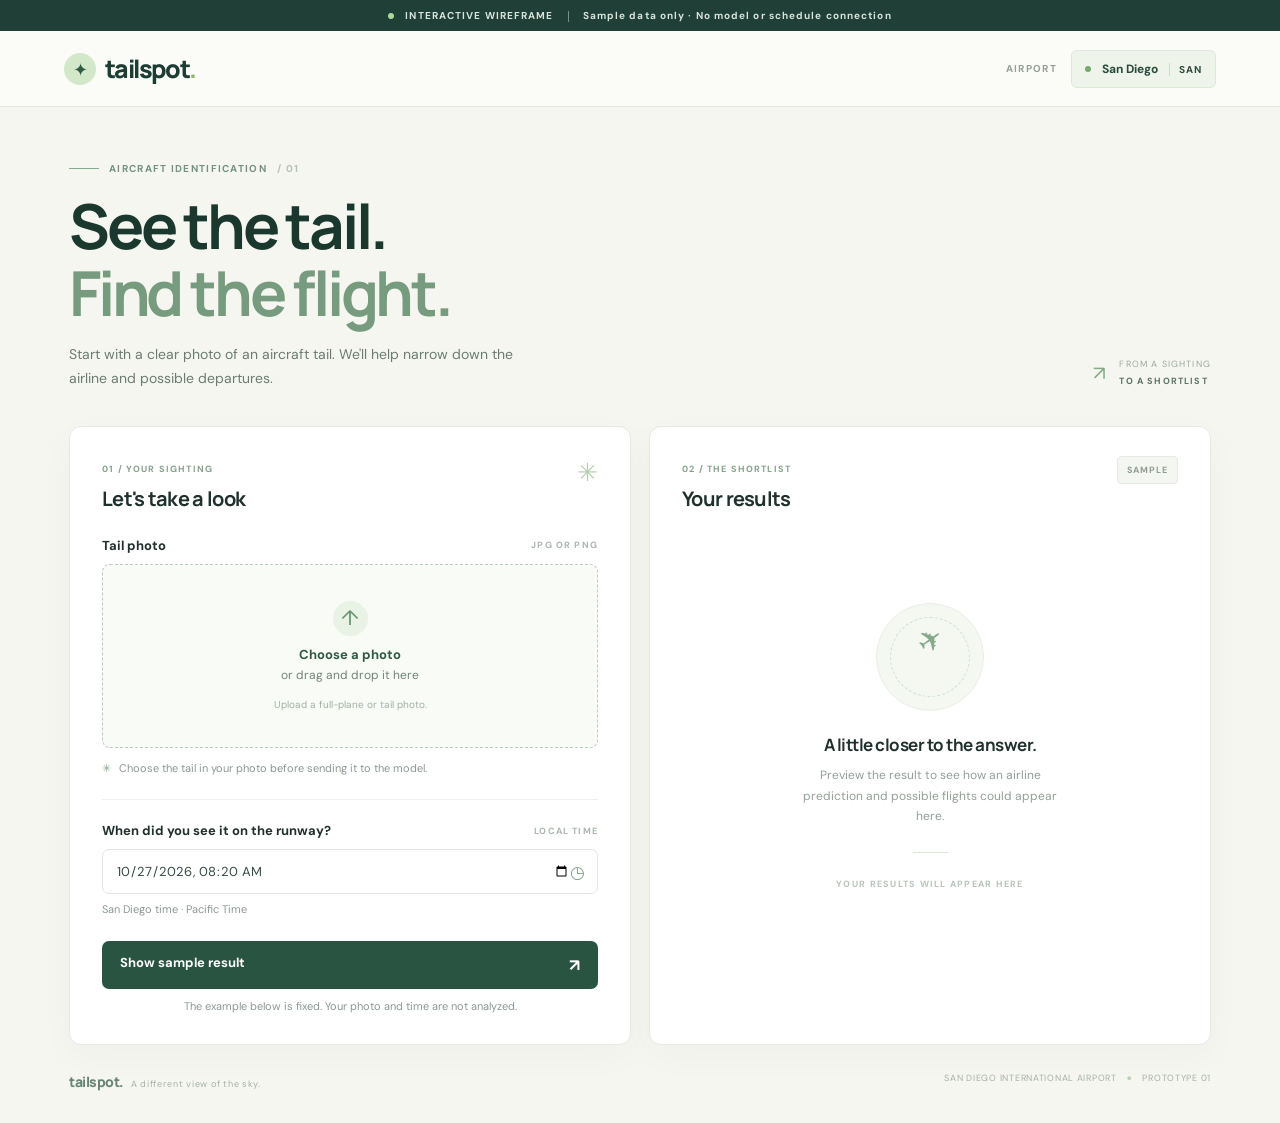
<file: app_wireframe/index.html>
<!doctype html>
<html lang="en">
<head>
  <meta charset="utf-8">
  <meta name="viewport" content="width=device-width, initial-scale=1">
  <title>Tailspot · App wireframe</title>
  <link rel="stylesheet" href="styles.css">
  <script src="app.js" defer></script>
</head>
<body>
  <div class="prototype-banner"><span class="status-dot"></span> INTERACTIVE WIREFRAME <span class="banner-divider"></span> Sample data only · No model or schedule connection</div>
  <header class="topbar">
    <a class="brand" href="#top" aria-label="Tailspot home"><span class="brand-icon">✦</span><span>tailspot<span class="brand-period">.</span></span></a>
    <div class="header-right"><span class="header-label">AIRPORT</span><span class="airport-chip"><span class="airport-dot"></span> San Diego <b>SAN</b></span></div>
  </header>
  <main id="top">
    <section class="intro"><div><div class="eyebrow"><span class="line"></span> AIRCRAFT IDENTIFICATION <span class="eyebrow-number">/ 01</span></div><h1>See the tail.<br><span>Find the flight.</span></h1><p>Start with a clear photo of an aircraft tail. We'll help narrow down the airline and possible departures.</p></div><div class="intro-note"><span class="note-icon">↗</span><span>FROM A SIGHTING<br><strong>TO A SHORTLIST</strong></span></div></section>
    <div class="workspace">
      <section class="card input-card" aria-labelledby="input-title">
        <div class="card-heading"><div><span class="step">01 / YOUR SIGHTING</span><h2 id="input-title">Let's take a look</h2></div><span class="corner-mark">✳</span></div>
        <div class="form-label-row"><label for="photo">Tail photo</label><span>JPG OR PNG</span></div>
        <label class="upload" id="upload-zone" for="photo"><span class="upload-icon">↑</span><strong>Choose a photo</strong><span>or drag and drop it here</span><small>Upload a full-plane or tail photo.</small><input id="photo" type="file" accept="image/jpeg,image/png" class="visually-hidden"></label>
        <div class="preview" id="preview" hidden>
          <div class="preview-info"><div><span class="preview-eyebrow">SELECT THE TAIL</span><strong id="file-name"></strong></div><button type="button" class="text-button" id="change-photo">Change photo ↗</button></div>
          <p class="crop-help">Drag a box around the tail, leaving a little space around it.</p>
          <canvas id="crop-canvas" aria-label="Photo: draw a box around the aircraft tail"></canvas>
          <fieldset class="crop-fields"><legend>Or enter the box edges as percentages of the image</legend>
            <label>Left <input id="crop-left" type="number" min="0" max="100" step="0.1" inputmode="decimal"></label>
            <label>Top <input id="crop-top" type="number" min="0" max="100" step="0.1" inputmode="decimal"></label>
            <label>Right <input id="crop-right" type="number" min="0" max="100" step="0.1" inputmode="decimal"></label>
            <label>Bottom <input id="crop-bottom" type="number" min="0" max="100" step="0.1" inputmode="decimal"></label>
          </fieldset>
          <p id="crop-error" class="crop-error" role="status"></p>
          <button type="button" id="apply-crop" class="crop-button" disabled>Preview tail crop ↗</button>
          <div id="cropped-result" hidden><div class="crop-output-heading">TAIL CROP · MODEL INPUT</div><img id="cropped-image" alt="Preview of the selected tail crop"><button type="button" id="download-crop" class="text-button">Download crop ↓</button></div>
        </div>
        <p class="photo-guidance"><span>✳</span> Choose the tail in your photo before sending it to the model.</p>
        <div class="field-divider"></div>
        <div class="form-label-row"><label for="observed">When did you see it on the runway?</label><span>LOCAL TIME</span></div>
        <div class="time-field"><input id="observed" type="datetime-local" value="2026-10-27T08:20"><span class="field-icon">◷</span></div>
        <p class="field-hint">San Diego time · Pacific Time</p>
        <button class="primary-button" id="show-result" type="button">Show sample result <span>↗</span></button>
        <p class="button-note">The example below is fixed. Your photo and time are not analyzed.</p>
      </section>
      <section class="card result-card" aria-labelledby="results-title">
        <div class="card-heading"><div><span class="step">02 / THE SHORTLIST</span><h2 id="results-title">Your results</h2></div><span class="sample-badge">SAMPLE</span></div>
        <div id="empty-state" class="empty-state"><div class="empty-icon"><span>✈</span><i></i></div><h3>A little closer to the answer.</h3><p>Preview the result to see how an airline prediction and possible flights could appear here.</p><div class="empty-divider"></div><span>YOUR RESULTS WILL APPEAR HERE</span></div>
        <div id="result-state" hidden aria-live="polite">
          <div class="result-alert"><span>i</span><p><strong>Illustrative example</strong> · This is a fixed sample, not a prediction from your photo or time.</p></div>
          <div class="result-label"><span>IDENTIFIED AIRLINE</span><span>MODEL OUTPUT</span></div>
          <div class="airline-result"><div class="airline-emblem">S</div><div><span class="result-caption">AIRLINE</span><h3>Southwest Airlines <span class="airline-code">WN</span></h3><p>Based on an example tail photo</p></div><div class="airline-arrow">↗</div></div>
          <div class="candidate-heading"><div><span class="step">NEXT / SCHEDULE LOOKUP</span><h3>Possible departures</h3><p>Tuesday · 8:20 AM sighting · SAN</p></div><span class="count-badge">2 CANDIDATES</span></div>
          <div class="flight"><div class="flight-icon">↗</div><div class="flight-main"><strong>Phoenix <span>PHX</span></strong><small>WN1002 · Scheduled 8:30 AM</small></div><div class="flight-time">10 min <span>after sighting</span></div></div>
          <div class="flight"><div class="flight-icon">↗</div><div class="flight-main"><strong>Las Vegas <span>LAS</span></strong><small>WN1001 · Scheduled 7:30 AM</small></div><div class="flight-time">50 min <span>before sighting</span></div></div>
          <div class="candidate-note"><span>✳</span><p><strong>These are possibilities, not confirmed flights.</strong> Schedule times are gate departures, and runway timing can vary. The model can also be wrong, even when its confidence is high.</p></div>
          <button type="button" class="reset-button" id="reset-result">← Back to the starting view</button>
        </div>
      </section>
    </div>
    <footer><span><strong>tailspot.</strong> &nbsp; A different view of the sky.</span><span>SAN DIEGO INTERNATIONAL AIRPORT <span class="footer-dot">●</span> PROTOTYPE 01</span></footer>
  </main>
</body>
</html>
</file>
<file: app_wireframe/styles.css>
@import url('https://fonts.googleapis.com/css2?family=DM+Sans:wght@400;500;600;700&family=Manrope:wght@400;500;600;700;800&display=swap');
.visually-hidden{position:absolute;width:1px;height:1px;padding:0;margin:-1px;overflow:hidden;clip:rect(0,0,0,0);white-space:nowrap;border:0}.upload:focus-within{outline:2px solid #285441;outline-offset:3px}
.airline-code{display:inline-block;margin-left:5px;padding:3px 6px;border-radius:4px;background:#eef4ea;color:#688b6f;font:700 10px 'DM Sans',sans-serif;letter-spacing:.08em;vertical-align:middle}
.crop-help{font-size:11px;line-height:1.5;color:#708579;padding:0 12px 10px}#crop-canvas{display:block;width:100%;height:auto;cursor:crosshair;touch-action:none;background:#edf2ed}.crop-fields{display:grid;grid-template-columns:repeat(4,minmax(0,1fr));gap:8px;border:0;margin:12px 12px 0;padding:0}.crop-fields legend{font-size:10px;color:#708579;margin-bottom:8px}.crop-fields label{font-size:10px;font-weight:700;color:#61776a}.crop-fields input{display:block;width:100%;margin-top:4px;border:1px solid #dfe7de;border-radius:5px;padding:6px;font:12px 'DM Sans',sans-serif;color:#354d40}.crop-error{color:#ad4a3c;font-size:11px;margin:7px 12px}.crop-button{margin:4px 12px 12px;padding:9px 12px;background:#e7f1e5;color:#315a45;border:0;border-radius:5px;font:700 11px 'DM Sans',sans-serif;cursor:pointer}.crop-button:disabled{opacity:.5;cursor:not-allowed}#cropped-result{border-top:1px solid #e4eae2;padding:12px}.crop-output-heading{font-size:9px;letter-spacing:.12em;color:#85a18c;font-weight:700;margin-bottom:8px}#cropped-image{display:block;max-width:100%;max-height:200px;margin-bottom:8px}
#cropped-image{width:auto;height:auto}
:root{font-family:'DM Sans',sans-serif;color:#20312d;background:#f6f6f1;font-synthesis:none}*{box-sizing:border-box}[hidden]{display:none!important}body{margin:0}.prototype-banner{background:#203f36;color:#d8e5dc;text-align:center;padding:9px 18px;font-size:10px;letter-spacing:.11em;font-weight:700}.status-dot,.airport-dot{display:inline-block;width:6px;height:6px;border-radius:50%;background:#a8db98;margin-right:8px;vertical-align:middle}.banner-divider{display:inline-block;height:11px;border-left:1px solid #729186;margin:0 11px;vertical-align:middle}.topbar{height:76px;border-bottom:1px solid #e2e7df;background:#fbfcf8;display:flex;align-items:center;justify-content:space-between;padding:0 max(5%,calc((100% - 1190px)/2));}.brand{font:800 25px Manrope,sans-serif;text-decoration:none;color:#1d3c33;letter-spacing:-1.6px;display:flex;align-items:center;gap:9px}.brand-icon{font-size:18px;background:#d3e7c9;color:#315c43;border-radius:50%;width:32px;height:32px;display:grid;place-items:center;letter-spacing:0}.brand-period{color:#91b773}.header-right{display:flex;align-items:center;gap:14px}.header-label,.airport-chip,.step,.eyebrow,.form-label-row span,.preview-eyebrow,.result-label,.result-caption,.count-badge{font-size:10px;letter-spacing:.13em;font-weight:700}.header-label{color:#939f98}.airport-chip{background:#eef4ea;border:1px solid #dce9d7;padding:10px 13px;border-radius:6px;color:#294a3c;letter-spacing:0;font-size:12px}.airport-chip b{border-left:1px solid #cddccc;padding-left:9px;margin-left:8px;font-size:10px;letter-spacing:.1em}.airport-dot{background:#74aa6f}main{max-width:1190px;margin:auto;padding:0 24px}.intro{display:flex;justify-content:space-between;align-items:flex-end;padding:55px 0 35px}.eyebrow{color:#729280;display:flex;align-items:center;gap:10px}.line{width:30px;height:1px;background:#83a991}.eyebrow-number{color:#b6c1b9}h1,h2,h3,p{margin:0}h1,h2,h3{font-family:Manrope,sans-serif}h1{font-size:clamp(39px,5vw,62px);line-height:1.08;letter-spacing:-3.2px;margin:18px 0 16px;font-weight:700;color:#1b382e}h1 span{color:#779b7e}.intro p{font-size:14px;color:#6b7c73;line-height:1.7;max-width:470px}.intro-note{display:flex;gap:12px;align-items:center;font-size:9px;letter-spacing:.13em;color:#9aa89d;line-height:1.8}.intro-note strong{color:#597263}.note-icon{font-size:20px;color:#83aa85}.workspace{display:grid;grid-template-columns:1fr 1fr;gap:18px;align-items:stretch}.card{background:#fff;border:1px solid #e4eae2;border-radius:12px;box-shadow:0 10px 35px #213c2c08;padding:29px 32px}.card-heading{display:flex;justify-content:space-between;align-items:flex-start;margin-bottom:25px}.step{color:#85a18c;font-size:9px}.card-heading h2{font-size:20px;letter-spacing:-.7px;margin-top:8px}.corner-mark{color:#b8cfb2;font-size:25px}.form-label-row{display:flex;justify-content:space-between;align-items:center;margin-bottom:10px}.form-label-row label{font-size:13px;font-weight:700}.form-label-row span{color:#aab6ac;font-size:9px}.upload{height:184px;border:1px dashed #bacdbd;border-radius:8px;background:#f8fbf6;display:flex;flex-direction:column;align-items:center;justify-content:center;cursor:pointer;color:#718579;font-size:12px;transition:.2s}.upload:hover,.upload.dragging{background:#eef7eb;border-color:#739b77}.upload strong{color:#315a45;font-size:13px;margin:10px 0 4px}.upload small{color:#a2b0a4;margin-top:15px}.upload-icon{width:35px;height:35px;background:#e8f2e5;display:grid;place-items:center;border-radius:50%;font-size:21px;color:#66936d}.preview{border:1px solid #e4eae2;border-radius:8px;overflow:hidden}.preview img{display:block;width:100%;height:184px;object-fit:contain;background:#edf2ed}.preview-info{display:flex;justify-content:space-between;align-items:center;padding:12px}.preview-info strong{display:block;font-size:12px;max-width:220px;overflow:hidden;text-overflow:ellipsis;white-space:nowrap;margin-top:4px}.preview-eyebrow{color:#8aa08e;font-size:9px}.text-button,.reset-button{border:0;background:none;color:#517c5d;cursor:pointer;font-weight:700;font-size:11px}.photo-guidance,.field-hint,.button-note{font-size:11px;color:#8a9990;line-height:1.6}.photo-guidance{margin:12px 0 0;display:flex;gap:8px}.photo-guidance span{color:#87a68a}.field-divider{border-top:1px solid #edf0eb;margin:22px 0}.time-field{display:flex;border:1px solid #dfe7de;border-radius:7px;align-items:center;padding:0 12px;height:45px}.time-field input{font:13px 'DM Sans',sans-serif;color:#354d40;border:0;background:transparent;width:100%;outline:none}.field-icon{color:#82a288;font-size:17px}.field-hint{margin-top:7px}.primary-button{width:100%;height:48px;border:0;border-radius:7px;background:#285441;color:white;text-align:left;padding:0 18px;font:700 13px 'DM Sans',sans-serif;margin-top:22px;cursor:pointer}.primary-button:hover{background:#1a4231}.primary-button span{float:right;font-size:17px}.button-note{text-align:center;margin-top:9px}.sample-badge{font-size:9px;color:#8e9e91;background:#f3f6f1;border:1px solid #e5ebe3;padding:7px 9px;border-radius:4px;letter-spacing:.1em;font-weight:700}.result-card{min-height:575px}.empty-state{min-height:420px;display:flex;flex-direction:column;align-items:center;justify-content:center;text-align:center}.empty-icon{width:108px;height:108px;background:#f4f8f1;border:1px solid #e7efe4;border-radius:50%;display:grid;place-items:center;color:#86a98b;position:relative;font-size:30px}.empty-icon:after{content:'';position:absolute;inset:13px;border:1px dashed #ceded0;border-radius:50%}.empty-icon span{transform:rotate(-35deg)}.empty-state h3{font-size:17px;letter-spacing:-.5px;margin-top:22px}.empty-state p{font-size:12px;color:#91a096;line-height:1.7;max-width:280px;margin-top:9px}.empty-divider{width:35px;border-top:1px solid #dce7da;margin:25px}.empty-state>span{font-size:9px;color:#b7c3b8;letter-spacing:.14em;font-weight:700}.result-alert{display:flex;gap:9px;align-items:flex-start;background:#f4f7ef;color:#708272;border-radius:6px;padding:11px;font-size:11px;line-height:1.5;margin-bottom:20px}.result-alert span{border:1px solid #aabfa9;border-radius:50%;width:15px;height:15px;display:grid;place-items:center;flex:none;font-size:9px}.result-label{display:flex;justify-content:space-between;color:#a0b0a2;font-size:9px;margin-bottom:10px}.airline-result{display:flex;align-items:center;gap:14px;padding:17px;border:1px solid #e5ece3;border-radius:8px}.airline-emblem{background:#254a6b;color:#f5d76e;border-radius:50%;width:46px;height:46px;display:grid;place-items:center;font:800 20px Manrope,sans-serif;flex:none}.result-caption{color:#90a095;font-size:9px}.airline-result h3{font-size:16px;letter-spacing:-.4px;margin:4px 0}.airline-result p,.candidate-heading p{font-size:11px;color:#91a096}.airline-arrow{margin-left:auto;color:#8fac96;font-size:19px}.model-note{font-size:10px;color:#93a198;margin-top:9px}.candidate-heading{display:flex;justify-content:space-between;align-items:flex-end;margin:24px 0 10px}.candidate-heading h3{font-size:17px;letter-spacing:-.5px;margin:7px 0}.count-badge{color:#739c78;background:#eff6ed;padding:7px 8px;border-radius:4px;font-size:9px;white-space:nowrap}.flight{display:flex;align-items:center;gap:12px;padding:13px 0;border-bottom:1px solid #edf1ec}.flight-icon{border-radius:50%;background:#f1f6ef;width:32px;height:32px;display:grid;place-items:center;color:#729c7b}.flight-main strong{font:700 13px Manrope,sans-serif}.flight-main strong span{font:700 10px 'DM Sans',sans-serif;color:#a1b1a4;margin-left:5px}.flight-main small{display:block;margin-top:4px;color:#97a69c;font-size:10px}.flight-time{margin-left:auto;text-align:right;font-size:11px;font-weight:700;color:#628269;white-space:nowrap}.flight-time span{display:block;font-size:9px;font-weight:400;color:#a2b0a5;margin-top:4px}.candidate-note{display:flex;gap:9px;background:#f8f8f3;padding:11px;margin-top:14px;font-size:10px;line-height:1.5;color:#8d9a8c;border-radius:6px}.candidate-note span{color:#8eaa86}.candidate-note strong{color:#63796a}.reset-button{padding:0;margin-top:16px}footer{display:flex;justify-content:space-between;gap:20px;padding:27px 0 32px;color:#a3b0a5;font-size:9px;letter-spacing:.08em}footer strong{font:800 14px Manrope,sans-serif;color:#668572;letter-spacing:-.5px}.footer-dot{color:#b9d3b4;margin:0 7px}@media(max-width:760px){.topbar{padding:0 20px}.header-label,.intro-note{display:none}.intro{padding-top:36px}.workspace{grid-template-columns:1fr}.card{padding:24px}.result-card{min-height:480px}.empty-state{min-height:360px}footer{flex-direction:column}.intro h1{letter-spacing:-2px}.prototype-banner{font-size:9px}}
</file>
